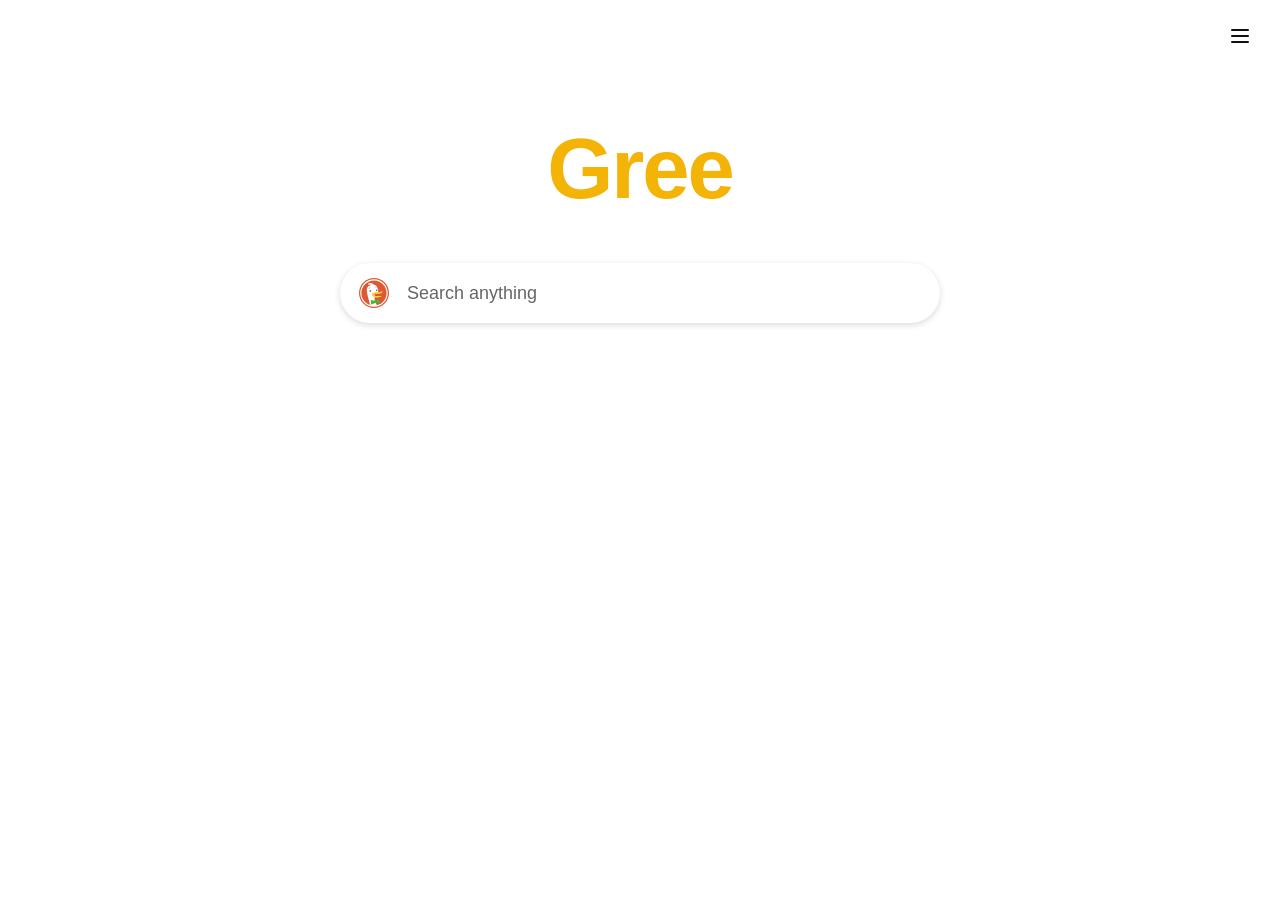
<file: index.html>
<!DOCTYPE html>
<html lang="en">

<head>
    <meta charset="UTF-8">
    <meta name="viewport" content="width=device-width, initial-scale=1.0">

    <link rel="icon" href="logo.svg" type="image/svg+xml">
    <link rel="icon" href="logo-192.png" type="image/png">

    <link rel="manifest" href="manifest.json">
    <meta name="theme-color" content="#f3b407">
    <link rel="apple-touch-icon" href="logo-192.png">

    <title>Gree</title>

    <meta name="color-scheme" content="light dark">

    <script src="theme.js"></script>

    <link rel="stylesheet" href="style.css">
</head>

<body>
    <div class="top-menu">
        <button class="menu-btn" id="menuBtn" type="button" aria-label="Menu" aria-haspopup="true"
            aria-expanded="false" aria-controls="menu">
            <svg width="24" height="24" viewBox="0 0 24 24" fill="none" stroke="currentColor" stroke-width="2"
                stroke-linecap="round" stroke-linejoin="round">
                <line x1="4" y1="12" x2="20" y2="12"></line>
                <line x1="4" y1="6" x2="20" y2="6"></line>
                <line x1="4" y1="18" x2="20" y2="18"></line>
            </svg>
        </button>

        <div class="menu" id="menu">
            <a href="settings.html" class="menu-item">
                <svg width="16" height="16" viewBox="0 0 24 24" fill="none" stroke="currentColor" stroke-width="2" aria-hidden="true"
                    stroke-linecap="round" stroke-linejoin="round">
                    <circle cx="12" cy="12" r="3"></circle>
                    <path
                        d="M19.4 15a1.65 1.65 0 0 0 .33 1.82l.06.06a2 2 0 1 1-2.83 2.83l-.06-.06a1.65 1.65 0 0 0-1.82-.33 1.65 1.65 0 0 0-1 1.51V21a2 2 0 0 1-4 0v-.09A1.65 1.65 0 0 0 9 19.4a1.65 1.65 0 0 0-1.82.33l-.06.06a2 2 0 1 1-2.83-2.83l.06-.06a1.65 1.65 0 0 0 .33-1.82 1.65 1.65 0 0 0-1.51-1H3a2 2 0 0 1 0-4h.09A1.65 1.65 0 0 0 4.6 9a1.65 1.65 0 0 0-.33-1.82l-.06-.06a2 2 0 1 1 2.83-2.83l.06.06a1.65 1.65 0 0 0 1.82.33H9a1.65 1.65 0 0 0 1-1.51V3a2 2 0 0 1 4 0v.09a1.65 1.65 0 0 0 1 1.51 1.65 1.65 0 0 0 1.82-.33l.06-.06a2 2 0 1 1 2.83 2.83l-.06.06a1.65 1.65 0 0 0-.33 1.82V9a1.65 1.65 0 0 0 1.51 1H21a2 2 0 0 1 0 4h-.09a1.65 1.65 0 0 0-1.51 1z">
                    </path>
                </svg>
                Settings
            </a>
            <a href="history.html" class="menu-item">
                <svg width="16" height="16" viewBox="0 0 24 24" fill="none" stroke="currentColor" stroke-width="2" aria-hidden="true"
                    stroke-linecap="round" stroke-linejoin="round">
                    <circle cx="12" cy="12" r="10"></circle>
                    <polyline points="12 6 12 12 16 14"></polyline>
                </svg>
                History
            </a>
            <a href="about.html" class="menu-item">
                <svg width="16" height="16" viewBox="0 0 24 24" fill="none" stroke="currentColor" stroke-width="2" aria-hidden="true"
                    stroke-linecap="round" stroke-linejoin="round">
                    <circle cx="12" cy="12" r="10"></circle>
                    <line x1="12" y1="16" x2="12" y2="12"></line>
                    <line x1="12" y1="8" x2="12.01" y2="8"></line>
                </svg>
                About
            </a>
        </div>
    </div>

    <h1 class="title">Gree</h1>

    <div class="search-container">
        <div class="search-box">
            <button class="engine-btn" id="engineBtn" type="button" aria-haspopup="dialog"
                aria-label="Search engine: DuckDuckGo. Change" title="Search engine: DuckDuckGo">
                <img id="engineIcon" src="se-logos/duckduckgo.svg" alt="" width="30" height="30">
            </button>
            <input id="searchInput" type="text" placeholder="Search anything" aria-label="Search" enterkeyhint="search"
                autocomplete="off" autocorrect="off" autocapitalize="off" spellcheck="false" data-lpignore="true"
                data-1p-ignore="true">

            <button id="clearBtn" type="button" aria-label="Clear search">
                <svg width="20" height="20" viewBox="0 0 24 24" fill="none" stroke="currentColor" stroke-width="2"
                    stroke-linecap="round" stroke-linejoin="round">
                    <line x1="18" y1="6" x2="6" y2="18"></line>
                    <line x1="6" y1="6" x2="18" y2="18"></line>
                </svg>
            </button>
        </div>

        <div id="historyDropdown" class="history-dropdown" role="menu" aria-label="Search history"></div>
    </div>

    <dialog id="engineModal" class="engine-modal" aria-label="Search engine">
        <div class="engine-list" id="engineList" role="radiogroup" aria-label="Search engines"></div>
    </dialog>

    <script src="engines.js"></script>
    <script src="utils.js"></script>
    <script src="script.js"></script>
</body>

</html>
</file>
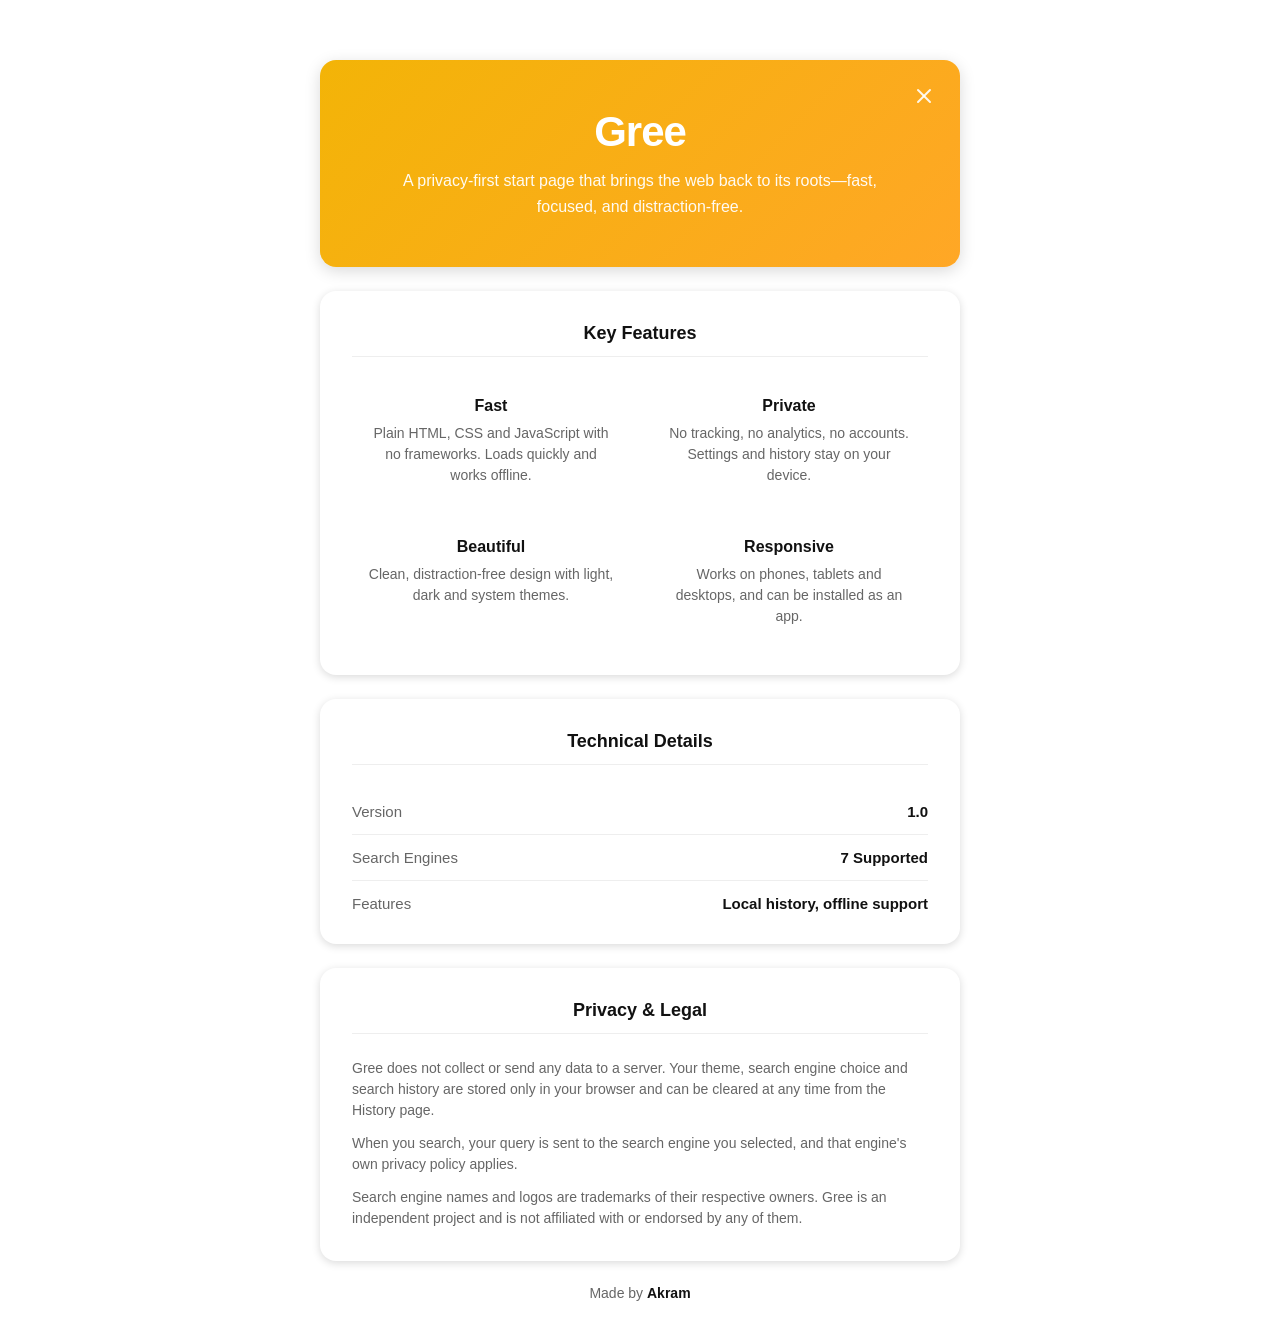
<file: about.html>
<!DOCTYPE html>
<html lang="en">

<head>
    <meta charset="UTF-8">
    <meta name="viewport" content="width=device-width, initial-scale=1.0">

    <link rel="icon" href="logo.svg" type="image/svg+xml">
    <link rel="icon" href="logo-192.png" type="image/png">

    <link rel="manifest" href="manifest.json">
    <meta name="theme-color" content="#f3b407">
    <link rel="apple-touch-icon" href="logo-192.png">

    <title>About - Gree</title>

    <meta name="color-scheme" content="light dark">

    <script src="theme.js"></script>

    <link rel="stylesheet" href="pages.css">

    <style>
        .content-card {
            padding: 32px;
        }

        .section-title {
            font-size: 18px;
            font-weight: 600;
            color: var(--text-color);
            margin: 0 0 24px 0;
            text-align: center;
            border-bottom: 1px solid var(--border-color);
            padding-bottom: 12px;
        }

        .features-grid {
            display: grid;
            grid-template-columns: repeat(2, 1fr);
            gap: 20px;
        }

        .feature-item {
            text-align: center;
            padding: 16px;
            border-radius: 12px;
            transition: background 0.2s ease;
        }

        .feature-item:hover {
            background: var(--hover-bg);
        }

        .feature-title {
            font-size: 16px;
            font-weight: 600;
            color: var(--text-color);
            margin: 0 0 8px 0;
        }

        .feature-description {
            font-size: 14px;
            color: var(--text-muted);
            margin: 0;
            line-height: 1.5;
        }

        .details-list {
            display: flex;
            flex-direction: column;
        }

        .detail-row {
            display: flex;
            justify-content: space-between;
            align-items: center;
            padding: 14px 0;
            border-bottom: 1px solid var(--border-color);
        }

        .detail-row:last-child {
            border-bottom: none;
            padding-bottom: 0;
        }

        .detail-label {
            font-size: 15px;
            color: var(--text-muted);
            font-weight: 500;
        }

        .detail-value {
            font-size: 15px;
            font-weight: 600;
            color: var(--text-color);
        }

        .footer-section {
            text-align: center;
            font-size: 14px;
            color: var(--text-muted);
            margin-top: 10px;
            padding-bottom: 20px;
        }

        .footer-author {
            font-weight: 600;
            color: var(--text-color);
        }

        @media (max-width: 600px) {
            .content-card {
                padding: 24px;
            }

            .features-grid {
                grid-template-columns: 1fr;
                gap: 12px;
            }

            .feature-item {
                padding: 12px 0;
            }
        }
    </style>
</head>

<body>
    <main class="container">
        <header class="hero-card">
            <div class="close-btn-wrapper">
                <a href="index.html" class="close-btn" aria-label="Close">
                    <svg width="24" height="24" viewBox="0 0 24 24" fill="none" stroke="currentColor" stroke-width="2"
                        stroke-linecap="round" stroke-linejoin="round">
                        <line x1="18" y1="6" x2="6" y2="18"></line>
                        <line x1="6" y1="6" x2="18" y2="18"></line>
                    </svg>
                </a>
            </div>
            <div class="hero-content">
                <h1 class="hero-title">Gree</h1>
                <p class="hero-subtitle">
                    A privacy-first start page that brings the web back to its roots—fast, focused, and
                    distraction-free.
                </p>
            </div>
        </header>

        <section class="content-card">
            <h2 class="section-title">Key Features</h2>
            <div class="features-grid">
                <div class="feature-item">
                    <h3 class="feature-title">Fast</h3>
                    <p class="feature-description">Plain HTML, CSS and JavaScript with no frameworks. Loads quickly and works offline.</p>
                </div>
                <div class="feature-item">
                    <h3 class="feature-title">Private</h3>
                    <p class="feature-description">No tracking, no analytics, no accounts. Settings and history stay on your device.</p>
                </div>
                <div class="feature-item">
                    <h3 class="feature-title">Beautiful</h3>
                    <p class="feature-description">Clean, distraction-free design with light, dark and system themes.</p>
                </div>
                <div class="feature-item">
                    <h3 class="feature-title">Responsive</h3>
                    <p class="feature-description">Works on phones, tablets and desktops, and can be installed as an app.</p>
                </div>
            </div>
        </section>

        <section class="content-card">
            <h2 class="section-title">Technical Details</h2>
            <div class="details-list">
                <div class="detail-row">
                    <span class="detail-label">Version</span>
                    <span class="detail-value">1.0</span>
                </div>
                <div class="detail-row">
                    <span class="detail-label">Search Engines</span>
                    <span class="detail-value" id="engineCount">7 Supported</span>
                </div>
                <div class="detail-row">
                    <span class="detail-label">Features</span>
                    <span class="detail-value">Local history, offline support</span>
                </div>
            </div>
        </section>

        <section class="content-card">
            <h2 class="section-title">Privacy &amp; Legal</h2>
            <p class="feature-description" style="text-align:left;margin-bottom:12px;">
                Gree does not collect or send any data to a server. Your theme, search engine choice and search
                history are stored only in your browser and can be cleared at any time from the History page.
            </p>
            <p class="feature-description" style="text-align:left;margin-bottom:12px;">
                When you search, your query is sent to the search engine you selected, and that engine's own privacy
                policy applies.
            </p>
            <p class="feature-description" style="text-align:left;margin:0;">
                Search engine names and logos are trademarks of their respective owners. Gree is an independent
                project and is not affiliated with or endorsed by any of them.
            </p>
        </section>

        <footer class="footer-section">
            Made by <span class="footer-author">Akram</span>
        </footer>
    </main>

    <script src="engines.js"></script>
    <script>
        document.getElementById('engineCount').textContent = `${ENGINES.length} Supported`;
    </script>
</body>

</html>
</file>
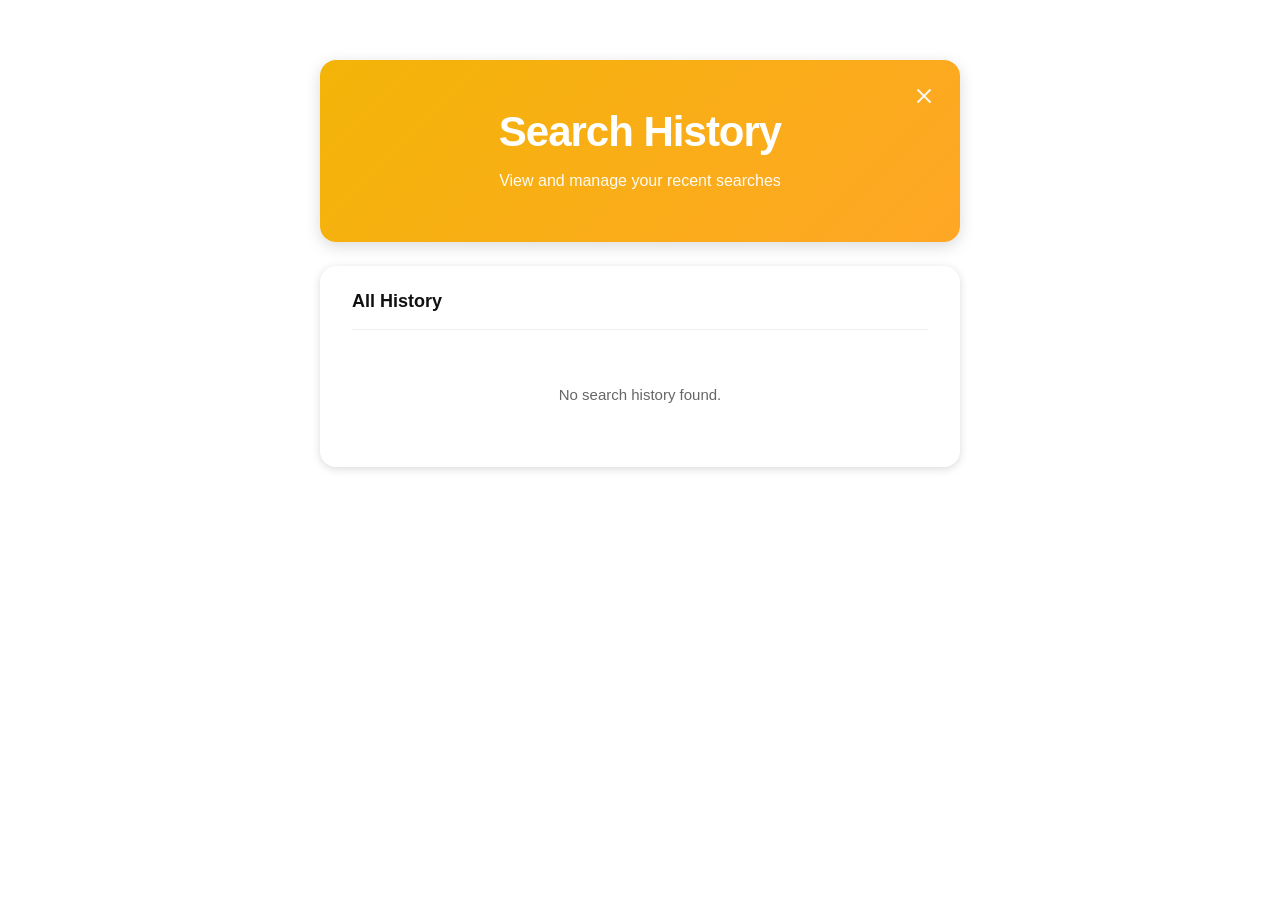
<file: history.html>
<!DOCTYPE html>
<html lang="en">

<head>
    <meta charset="UTF-8">
    <meta name="viewport" content="width=device-width, initial-scale=1.0">

    <link rel="icon" href="logo.svg" type="image/svg+xml">
    <link rel="icon" href="logo-192.png" type="image/png">

    <link rel="manifest" href="manifest.json">
    <meta name="theme-color" content="#f3b407">
    <link rel="apple-touch-icon" href="logo-192.png">

    <title>History - Gree</title>

    <meta name="color-scheme" content="light dark">

    <script src="theme.js"></script>
    <link rel="stylesheet" href="pages.css">

    <style>
        .header-actions {
            display: flex;
            flex-wrap: wrap;
            justify-content: space-between;
            align-items: center;
            margin-bottom: 16px;
            border-bottom: 1px solid var(--border-color);
            padding-bottom: 16px;
            gap: 12px;
            position: relative;
            min-height: 40px;
        }

        .section-title {
            font-size: 18px;
            font-weight: 600;
            color: var(--text-color);
            margin: 0;
            flex-shrink: 0;
            max-width: 200px;
            transition: transform 0.3s cubic-bezier(0.4, 0, 0.2, 1),
                opacity 0.3s cubic-bezier(0.4, 0, 0.2, 1),
                max-width 0.3s cubic-bezier(0.4, 0, 0.2, 1),
                margin 0.3s cubic-bezier(0.4, 0, 0.2, 1),
                padding 0.3s cubic-bezier(0.4, 0, 0.2, 1);
        }

        .clear-all-text-btn {
            background: rgba(255, 71, 87, 0.1);
            color: var(--danger-color);
            border: none;
            padding: 8px 16px;
            border-radius: 8px;
            font-size: 14px;
            font-weight: 600;
            cursor: pointer;
            min-height: 40px;
            flex-shrink: 0;
            width: 110px;
            transition: background 0.2s ease,
                transform 0.3s cubic-bezier(0.4, 0, 0.2, 1),
                opacity 0.3s cubic-bezier(0.4, 0, 0.2, 1);
        }

        .clear-all-text-btn:hover {
            background: rgba(255, 71, 87, 0.2);
        }

        .hide-element {
            opacity: 0 !important;
            transform: scale(0.6) !important;
            pointer-events: none;
        }

        .history-search-box {
            display: flex;
            align-items: center;
            background: rgba(150, 150, 150, 0.1);
            border-radius: 20px;
            height: 40px;
            position: absolute;
            top: 0;
            right: 122px;
            width: 40px;
            z-index: 10;
            transition: width 0.3s cubic-bezier(0.4, 0, 0.2, 1),
                right 0.3s cubic-bezier(0.4, 0, 0.2, 1),
                background 0.3s ease,
                box-shadow 0.3s;
            overflow: hidden;
            cursor: pointer;
        }

        .history-search-box.expanded {
            right: 0 !important;
            width: 100% !important;
            box-shadow: inset 0 0 0 1px var(--border-color);
            background: transparent;
            cursor: text;
        }

        .history-search-box:not(.expanded):hover {
            background: rgba(150, 150, 150, 0.18);
        }

        .search-icon {
            width: 18px;
            height: 18px;
            color: var(--text-muted);
            position: absolute;
            left: 11px;
            transition: color 0.3s;
            pointer-events: none;
            flex-shrink: 0;
        }

        .history-search-box.expanded .search-icon {
            color: var(--text-color);
        }

        #historySearchInput {
            border: none;
            background: transparent;
            color: var(--text-color);
            font-size: 15px;
            font-family: inherit;
            width: 100%;
            height: 100%;
            padding-left: 38px;
            padding-right: 32px;
            outline: none;
            opacity: 0;
            pointer-events: none;
            transition: opacity 0.2s ease;
        }

        .history-search-box.expanded #historySearchInput {
            opacity: 1;
            pointer-events: auto;
            transition: opacity 0.3s ease 0.1s;
        }

        #historySearchInput::placeholder {
            color: var(--text-muted);
            opacity: 0.7;
        }

        .clear-search-btn {
            position: absolute;
            right: 4px;
            background: transparent;
            border: none;
            color: var(--text-muted);
            width: 32px;
            height: 32px;
            border-radius: 50%;
            display: flex;
            align-items: center;
            justify-content: center;
            cursor: pointer;
            opacity: 0;
            pointer-events: none;
            transform: scale(0.8);
            transition: opacity 0.2s, transform 0.2s, background 0.2s;
        }

        .clear-search-btn svg {
            width: 16px;
            height: 16px;
        }

        .clear-search-btn.show {
            opacity: 1;
            pointer-events: auto;
            transform: scale(1);
        }

        .clear-search-btn:hover {
            background: rgba(150, 150, 150, 0.2);
            color: var(--text-color);
        }

        .history-list {
            display: flex;
            flex-direction: column;
        }

        .history-group + .history-group {
            margin-top: 16px;
        }

        .history-date-header {
            display: flex;
            justify-content: center;
            align-items: center;
            padding: 10px 16px;
            background: rgba(150, 150, 150, 0.08);
            border-radius: 8px;
            margin: 4px 0 8px 0;
        }

        .date-label {
            font-size: 14px;
            font-weight: 600;
            color: var(--text-color);
            text-transform: uppercase;
            letter-spacing: 0.5px;
        }

        .history-list-item {
            display: flex;
            align-items: center;
            padding: 12px 16px;
            margin: 0;
            border-radius: 12px;
            position: relative;
            transition: background 0.15s ease;
            cursor: pointer;
        }

        .history-list-item:hover {
            background: var(--hover-bg);
        }

        .history-time {
            font-variant-numeric: tabular-nums;
            font-weight: 500;
        }

        .history-icon-wrapper {
            width: 36px;
            height: 36px;
            background: rgba(150, 150, 150, 0.1);
            border-radius: 50%;
            display: flex;
            align-items: center;
            justify-content: center;
            color: var(--text-muted);
            flex-shrink: 0;
        }

        .history-content {
            flex: 1;
            display: flex;
            align-items: center;
            gap: 16px;
            min-width: 0;
        }

        .history-text-group {
            flex: 1;
            overflow: hidden;
            display: flex;
            flex-direction: column;
            min-width: 0;
        }

        .history-query {
            font-size: 15px;
            color: var(--text-color);
            font-weight: 500;
            margin-bottom: 4px;
            white-space: nowrap;
            overflow: hidden;
            text-overflow: ellipsis;
        }

        .history-subtext {
            font-size: 12px;
            color: var(--text-muted);
            margin-top: 2px;
            white-space: nowrap;
            overflow: hidden;
            text-overflow: ellipsis;
        }

        .history-separator {
            margin: 0 4px;
            opacity: 0.5;
        }

        .history-delete-btn {
            background: transparent;
            border: none;
            color: var(--text-muted);
            cursor: pointer;
            transition: color 0.15s ease, background 0.15s;
            padding: 0;
            display: flex;
            align-items: center;
            justify-content: center;
            width: 32px;
            height: 32px;
            border-radius: 50%;
            margin-left: 12px;
            flex-shrink: 0;
        }

        .history-delete-btn:hover {
            color: var(--danger-color);
            background: rgba(255, 71, 87, 0.1);
        }

        .history-delete-btn:active {
            background: rgba(255, 71, 87, 0.2);
        }

        html.dark-mode .history-delete-btn:hover {
            background: rgba(255, 71, 87, 0.15);
        }

        .no-results-msg {
            text-align: center;
            padding: 40px 20px;
            margin: 0;
            color: var(--text-muted);
            font-size: 15px;
        }

        dialog.modal-card {
            background: var(--card-bg);
            color: var(--text-color);
            border: none;
            border-radius: 16px;
            width: calc(100% - 40px);
            max-width: 340px;
            padding: 0;
            box-shadow: 0 10px 40px var(--shadow-color);
        }

        dialog.modal-card::backdrop {
            background: rgba(0, 0, 0, 0.5);
        }

        .modal-content {
            padding: 30px 24px 24px;
            text-align: center;
        }

        .modal-title {
            font-size: 20px;
            font-weight: 600;
            color: var(--text-color);
            margin: 0 0 10px 0;
        }

        .modal-text {
            font-size: 15px;
            color: var(--text-muted);
            margin: 0 0 24px 0;
            line-height: 1.5;
        }

        .modal-actions {
            display: flex;
            justify-content: center;
            gap: 12px;
        }

        .modal-btn {
            padding: 10px 24px;
            border-radius: 8px;
            font-size: 15px;
            font-weight: 600;
            cursor: pointer;
            border: none;
            transition: background 0.15s, box-shadow 0.15s;
            flex: 1;
        }

        .modal-btn-cancel {
            background: rgba(150, 150, 150, 0.1);
            color: var(--text-color);
        }

        .modal-btn-cancel:hover {
            background: rgba(150, 150, 150, 0.2);
        }

        .modal-btn-delete {
            background: rgba(255, 71, 87, 0.1);
            color: var(--danger-color);
        }

        .modal-btn-delete:hover {
            background: rgba(255, 71, 87, 0.2);
        }
    </style>
</head>

<body>
    <main class="container">
        <header class="hero-card">
            <div class="close-btn-wrapper">
                <a href="index.html" class="close-btn" aria-label="Close">
                    <svg width="24" height="24" viewBox="0 0 24 24" fill="none" stroke="currentColor" stroke-width="2"
                        stroke-linecap="round" stroke-linejoin="round">
                        <line x1="18" y1="6" x2="6" y2="18"></line>
                        <line x1="6" y1="6" x2="18" y2="18"></line>
                    </svg>
                </a>
            </div>
            <div class="hero-content">
                <h1 class="hero-title">Search History</h1>
                <p class="hero-subtitle">View and manage your recent searches</p>
            </div>
        </header>

        <section class="content-card">
            <div class="header-actions">
                <h2 class="section-title">All History</h2>
                <div class="history-search-box" id="historySearchBox" tabindex="0" aria-label="Search history">
                    <svg class="search-icon" viewBox="0 0 24 24" fill="none" stroke="currentColor" stroke-width="2"
                        stroke-linecap="round" stroke-linejoin="round" aria-hidden="true">
                        <circle cx="11" cy="11" r="8"></circle>
                        <line x1="21" y1="21" x2="16.65" y2="16.65"></line>
                    </svg>
                    <input type="text" id="historySearchInput" placeholder="Search..." aria-label="Search history"
                        autocomplete="off">
                    <button type="button" class="clear-search-btn" id="clearSearchBtn" aria-label="Clear search">
                        <svg viewBox="0 0 24 24" fill="none" stroke="currentColor" stroke-width="2"
                            stroke-linecap="round" stroke-linejoin="round">
                            <line x1="18" y1="6" x2="6" y2="18"></line>
                            <line x1="6" y1="6" x2="18" y2="18"></line>
                        </svg>
                    </button>
                </div>
                <button type="button" id="clearAllHistoryBtn" class="clear-all-text-btn">Delete All</button>
            </div>

            <div id="historyList" class="history-list"></div>
            <p id="emptyHistoryMsg" class="no-results-msg" hidden>No search history found.</p>
            <p id="noResultsMsg" class="no-results-msg" hidden></p>
        </section>
    </main>

    <dialog id="confirmModal" class="modal-card" aria-labelledby="confirmModalTitle">
        <div class="modal-content">
            <h3 class="modal-title" id="confirmModalTitle">Clear History</h3>
            <p class="modal-text">Are you sure you want to clear your entire search history?</p>
            <div class="modal-actions">
                <button type="button" id="confirmModalCancel" class="modal-btn modal-btn-cancel">Cancel</button>
                <button type="button" id="confirmModalDelete" class="modal-btn modal-btn-delete">Delete All</button>
            </div>
        </div>
    </dialog>

    <script src="engines.js"></script>
    <script src="utils.js"></script>
    <script>
        const ICONS = {
            link: '<svg width="18" height="18" viewBox="0 0 24 24" fill="none" stroke="currentColor" stroke-width="2" stroke-linecap="round" stroke-linejoin="round"><path d="M10 13a5 5 0 0 0 7.54.54l3-3a5 5 0 0 0-7.07-7.07l-1.72 1.71"></path><path d="M14 11a5 5 0 0 0-7.54-.54l-3 3a5 5 0 0 0 7.07 7.07l1.71-1.71"></path></svg>',
            search: '<svg width="18" height="18" viewBox="0 0 24 24" fill="none" stroke="currentColor" stroke-width="2" stroke-linecap="round" stroke-linejoin="round"><circle cx="11" cy="11" r="8"></circle><line x1="21" y1="21" x2="16.65" y2="16.65"></line></svg>',
            close: '<svg width="18" height="18" viewBox="0 0 24 24" fill="none" stroke="currentColor" stroke-width="2" stroke-linecap="round" stroke-linejoin="round"><line x1="18" y1="6" x2="6" y2="18"></line><line x1="6" y1="6" x2="18" y2="18"></line></svg>'
        };

        const historyList = document.getElementById('historyList');
        const emptyHistoryMsg = document.getElementById('emptyHistoryMsg');
        const noResultsMsg = document.getElementById('noResultsMsg');
        const clearAllBtn = document.getElementById('clearAllHistoryBtn');
        const searchBox = document.getElementById('historySearchBox');
        const searchInput = document.getElementById('historySearchInput');
        const clearSearchBtn = document.getElementById('clearSearchBtn');
        const sectionTitle = document.querySelector('.section-title');
        const confirmModal = document.getElementById('confirmModal');
        const confirmModalCancel = document.getElementById('confirmModalCancel');
        const confirmModalDelete = document.getElementById('confirmModalDelete');

        const fullDateFormatter = new Intl.DateTimeFormat(undefined, {
            weekday: 'long',
            day: 'numeric',
            month: 'long',
            year: 'numeric'
        });

        const timeFormatter = new Intl.DateTimeFormat(undefined, {
            hour: 'numeric',
            minute: '2-digit',
            hour12: true
        });

        function setSearchExpanded(expanded) {
            searchBox.classList.toggle('expanded', expanded);
            searchBox.tabIndex = expanded ? -1 : 0;
            sectionTitle.classList.toggle('hide-element', expanded);
            clearAllBtn.classList.toggle('hide-element', expanded);
            if (!expanded) clearSearchBtn.classList.remove('show');
        }

        function resetSearch() {
            searchInput.value = '';
            setSearchExpanded(false);
        }

        function getDateLabel(timestamp, todayKey, yesterdayKey) {
            const date = new Date(timestamp);
            if (!timestamp || Number.isNaN(date.getTime())) return 'Older Searches';

            const fullDate = fullDateFormatter.format(date);
            const dayKey = date.toDateString();

            if (dayKey === todayKey) return `Today - ${fullDate}`;
            if (dayKey === yesterdayKey) return `Yesterday - ${fullDate}`;
            return fullDate;
        }

        function getTimeLabel(timestamp) {
            const date = new Date(timestamp);
            if (!timestamp || Number.isNaN(date.getTime())) return '--:--';
            return timeFormatter.format(date);
        }

        function groupHistoryByDate(history) {
            const today = new Date();
            const yesterday = new Date(today);
            yesterday.setDate(yesterday.getDate() - 1);

            const groups = new Map();
            history.forEach((item) => {
                const label = getDateLabel(item.time, today.toDateString(), yesterday.toDateString());
                if (!groups.has(label)) groups.set(label, []);
                groups.get(label).push(item);
            });
            return groups;
        }

        function buildEntryHTML(item) {
            const engine = getEngineById(item.engine);
            const isUrl = isLikelyUrl(item.query);
            const url = buildUrl(item.query, engine) || '#';
            const subtext = isUrl ? url : `${engine.name} Search`;
            const timeLabel = getTimeLabel(item.time);

            return `
                <div class="history-list-item" role="link" tabindex="0" data-url="${escapeHTML(url)}" data-query="${escapeHTML(item.query)}">
                    <div class="history-content">
                        <div class="history-icon-wrapper">${isUrl ? ICONS.link : ICONS.search}</div>
                        <div class="history-text-group">
                            <div class="history-query" title="${escapeHTML(item.query)}">${escapeHTML(item.query)}</div>
                            <div class="history-subtext" title="${escapeHTML(timeLabel)} • ${escapeHTML(subtext)}">
                                <span class="history-time">${escapeHTML(timeLabel)}</span>
                                <span class="history-separator">•</span>
                                <span>${escapeHTML(subtext)}</span>
                            </div>
                        </div>
                    </div>
                    <button type="button" class="history-delete-btn" data-id="${escapeHTML(item.id)}" aria-label="Delete item" title="Remove from history">${ICONS.close}</button>
                </div>`;
        }

        function filterHistory(searchQuery) {
            const needle = searchQuery.trim().toLowerCase();
            let hasVisibleItems = false;

            historyList.querySelectorAll('.history-group').forEach((group) => {
                let groupHasVisibleItem = false;

                group.querySelectorAll('.history-list-item').forEach((row) => {
                    const matches = !needle
                        || row.dataset.query.toLowerCase().includes(needle)
                        || row.dataset.url.toLowerCase().includes(needle);
                    row.hidden = !matches;
                    if (matches) groupHasVisibleItem = true;
                });

                group.hidden = !groupHasVisibleItem;
                if (groupHasVisibleItem) hasVisibleItems = true;
            });

            const showNoResults = Boolean(needle) && !hasVisibleItems && historyList.children.length > 0;
            noResultsMsg.hidden = !showNoResults;
            if (showNoResults) {
                noResultsMsg.innerHTML = `No results found for "<b>${escapeHTML(needle)}</b>"`;
            }
        }

        function renderHistoryView() {
            const history = getSearchHistory();
            const hasHistory = history.length > 0;

            emptyHistoryMsg.hidden = hasHistory;
            clearAllBtn.hidden = !hasHistory;
            searchBox.hidden = !hasHistory;

            if (!hasHistory) {
                historyList.innerHTML = '';
                noResultsMsg.hidden = true;
                resetSearch();
                return;
            }

            historyList.innerHTML = Array.from(groupHistoryByDate(history), ([label, items]) => `
                <div class="history-group">
                    <div class="history-date-header"><span class="date-label">${escapeHTML(label)}</span></div>
                    ${items.map(buildEntryHTML).join('')}
                </div>`).join('');

            filterHistory(searchInput.value);
        }

        function openEntry(row, inNewTab) {
            const url = row.dataset.url;
            if (!url || url === '#') return;

            if (inNewTab) {
                window.open(url, '_blank', 'noopener');
            } else {
                window.location.href = url;
            }
        }

        searchBox.addEventListener('click', () => {
            if (searchBox.classList.contains('expanded')) return;
            setSearchExpanded(true);
            searchInput.focus();
        });

        searchBox.addEventListener('keydown', (event) => {
            if (event.target !== searchBox) return;
            if (event.key !== 'Enter' && event.key !== ' ') return;
            event.preventDefault();
            setSearchExpanded(true);
            searchInput.focus();
        });

        document.addEventListener('click', (event) => {
            if (searchBox.contains(event.target)) return;
            if (searchInput.value.trim() !== '') return;
            setSearchExpanded(false);
        });

        searchInput.addEventListener('input', () => {
            clearSearchBtn.classList.toggle('show', searchInput.value.trim().length > 0);
            filterHistory(searchInput.value);
        });

        clearSearchBtn.addEventListener('click', (event) => {
            event.stopPropagation();
            searchInput.value = '';
            clearSearchBtn.classList.remove('show');
            filterHistory('');
            searchInput.focus();
        });

        historyList.addEventListener('click', (event) => {
            const deleteBtn = event.target.closest('.history-delete-btn');
            if (deleteBtn) {
                event.stopPropagation();
                removeHistoryEntry(deleteBtn.dataset.id);
                renderHistoryView();
                return;
            }

            const row = event.target.closest('.history-list-item');
            if (row) openEntry(row, event.ctrlKey || event.metaKey || event.shiftKey);
        });

        historyList.addEventListener('keydown', (event) => {
            if (event.key !== 'Enter' || !event.target.classList.contains('history-list-item')) return;
            openEntry(event.target, event.ctrlKey || event.metaKey || event.shiftKey);
        });

        clearAllBtn.addEventListener('click', () => confirmModal.showModal());
        confirmModalCancel.addEventListener('click', () => confirmModal.close());

        confirmModalDelete.addEventListener('click', () => {
            clearSearchHistory();
            renderHistoryView();
            confirmModal.close();
        });

        confirmModal.addEventListener('click', (event) => {
            if (event.target === confirmModal) confirmModal.close();
        });

        window.addEventListener('storage', (event) => {
            if (event.key === null || event.key === HISTORY_STORAGE_KEY) renderHistoryView();
        });

        renderHistoryView();
    </script>
</body>

</html>
</file>
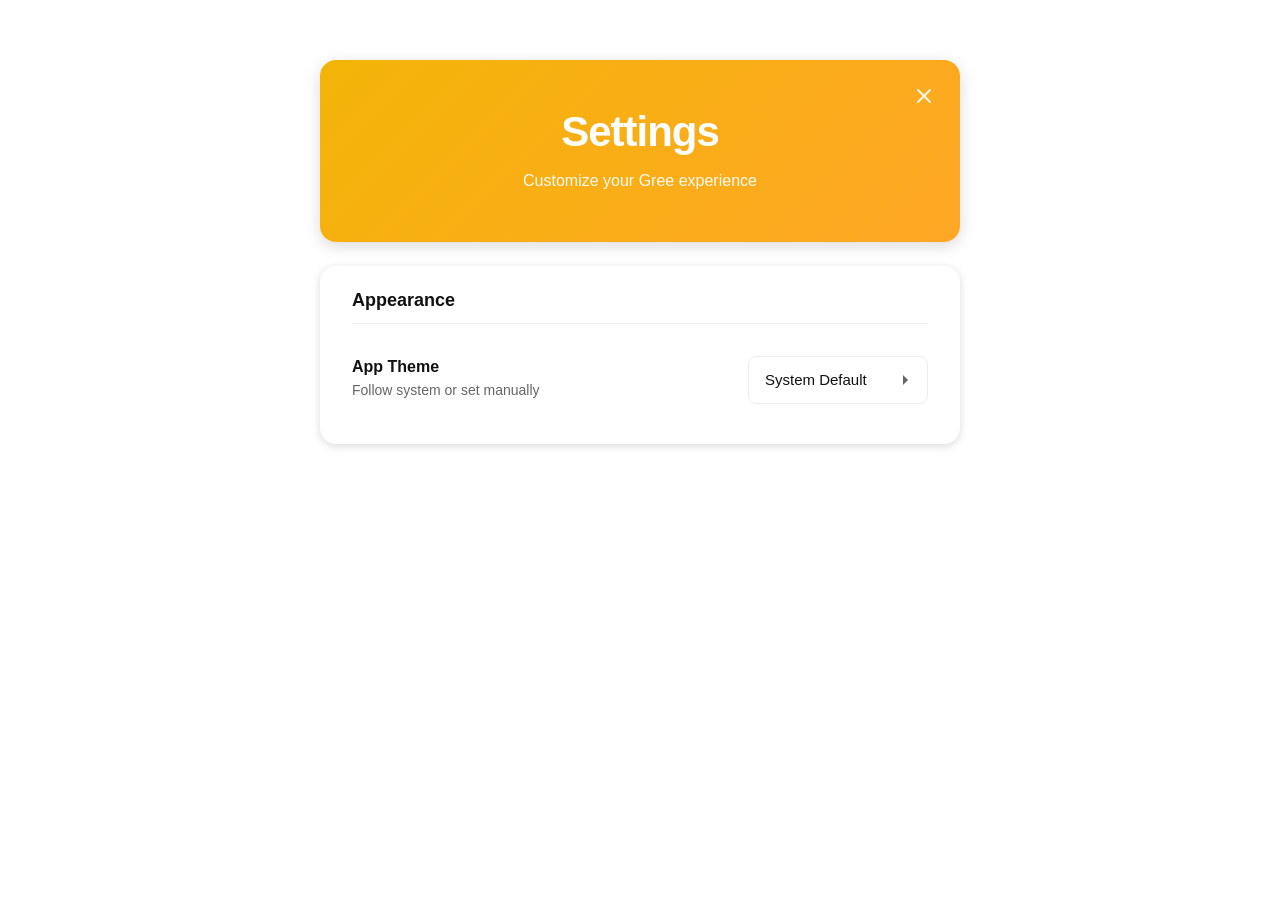
<file: settings.html>
<!DOCTYPE html>
<html lang="en">

<head>
    <meta charset="UTF-8">
    <meta name="viewport" content="width=device-width, initial-scale=1.0">

    <link rel="icon" href="logo.svg" type="image/svg+xml">
    <link rel="icon" href="logo-192.png" type="image/png">

    <link rel="manifest" href="manifest.json">
    <meta name="theme-color" content="#f3b407">
    <link rel="apple-touch-icon" href="logo-192.png">

    <title>Settings - Gree</title>

    <meta name="color-scheme" content="light dark">

    <script src="theme.js"></script>

    <link rel="stylesheet" href="pages.css">

    <style>
        .section-title {
            font-size: 18px;
            font-weight: 600;
            color: var(--text-color);
            margin: 0 0 16px 0;
            border-bottom: 1px solid var(--border-color);
            padding-bottom: 12px;
        }

        .settings-list {
            list-style: none;
            padding: 0;
            margin: 0;
        }

        .setting-item {
            display: flex;
            justify-content: space-between;
            align-items: center;
            padding: 16px 0;
            border-bottom: 1px solid var(--border-color);
        }

        .setting-item:last-child {
            border-bottom: none;
        }

        .setting-info {
            flex: 1;
            padding-right: 16px;
        }

        .setting-label {
            font-size: 16px;
            font-weight: 600;
            color: var(--text-color);
            margin: 0 0 4px 0;
        }

        .setting-description {
            font-size: 14px;
            color: var(--text-muted);
            margin: 0;
            line-height: 1.5;
        }

        .custom-dropdown {
            position: static;
            min-width: 180px;
            width: 100%;
        }

        .dropdown-header {
            padding: 12px 16px;
            font-size: 15px;
            font-family: inherit;
            border: 1px solid var(--border-color);
            border-radius: 8px;
            background-color: var(--bg-color);
            color: var(--text-color);
            cursor: pointer;
            display: flex;
            justify-content: space-between;
            align-items: center;
            transition: border-color 0.2s, background 0.2s;
            user-select: none;
            width: 100%;
            text-align: left;
            min-height: 48px;
        }

        .dropdown-header:hover,
        .custom-dropdown.open .dropdown-header {
            border-color: var(--accent-color);
        }

        .dropdown-arrow {
            width: 12px;
            height: 12px;
            fill: #666;
            transform: rotate(-90deg);
        }

        html.dark-mode .dropdown-arrow {
            fill: #888;
        }

        .custom-dropdown::before {
            content: "";
            position: fixed;
            inset: 0;
            background: rgba(0, 0, 0, 0.5);
            z-index: 9999;
            opacity: 0;
            visibility: hidden;
            transition: opacity 0.2s ease, visibility 0s 0.2s;
        }

        .custom-dropdown.open::before {
            opacity: 1;
            visibility: visible;
            transition: opacity 0.2s ease, visibility 0s 0s;
        }

        .dropdown-options {
            position: fixed;
            top: 50%;
            left: 50%;
            transform: translate(-50%, -50%) scale(0.95);
            width: 90%;
            max-width: 320px;
            background: var(--card-bg);
            border: 1px solid var(--border-color);
            border-radius: 16px;
            box-shadow: 0 10px 40px var(--shadow-color);
            z-index: 10000;
            opacity: 0;
            visibility: hidden;
            pointer-events: none;
            transition: opacity 0.15s ease-out, transform 0.15s ease-out, visibility 0s 0.15s;
            overflow: hidden;
            padding: 0;
        }

        .custom-dropdown.open .dropdown-options {
            opacity: 1;
            visibility: visible;
            pointer-events: auto;
            transform: translate(-50%, -50%) scale(1);
            transition: opacity 0.15s ease-out, transform 0.15s ease-out, visibility 0s 0s;
        }

        .dropdown-option {
            padding: 14px 20px;
            font-size: 16px;
            color: var(--text-color);
            cursor: pointer;
            transition: background 0.2s ease;
            user-select: none;
            display: flex;
            align-items: center;
            justify-content: space-between;
        }

        .dropdown-option.selected {
            font-weight: 600;
        }

        .dropdown-option.selected::after {
            content: "";
            width: 18px;
            height: 18px;
            background-color: currentColor;
            -webkit-mask: url("data:image/svg+xml,%3Csvg xmlns='http://www.w3.org/2000/svg' viewBox='0 0 24 24' fill='none' stroke='black' stroke-width='3' stroke-linecap='round' stroke-linejoin='round'%3E%3Cpolyline points='20 6 9 17 4 12'%3E%3C/polyline%3E%3C/svg%3E") center/cover no-repeat;
            mask: url("data:image/svg+xml,%3Csvg xmlns='http://www.w3.org/2000/svg' viewBox='0 0 24 24' fill='none' stroke='black' stroke-width='3' stroke-linecap='round' stroke-linejoin='round'%3E%3Cpolyline points='20 6 9 17 4 12'%3E%3C/polyline%3E%3C/svg%3E") center/cover no-repeat;
        }

        .dropdown-option:hover,
        .dropdown-option.selected {
            background: rgba(0, 0, 0, 0.05);
        }

        html.dark-mode .dropdown-option:hover,
        html.dark-mode .dropdown-option.selected {
            background: rgba(255, 255, 255, 0.05);
        }

        @media (max-width: 600px) {
            .setting-item {
                flex-direction: column;
                align-items: flex-start;
                gap: 12px;
            }

            .setting-info {
                padding-right: 0;
            }
        }
    </style>
</head>

<body>
    <main class="container">
        <header class="hero-card">
            <div class="close-btn-wrapper">
                <a href="index.html" class="close-btn" aria-label="Close">
                    <svg width="24" height="24" viewBox="0 0 24 24" fill="none" stroke="currentColor" stroke-width="2"
                        stroke-linecap="round" stroke-linejoin="round">
                        <line x1="18" y1="6" x2="6" y2="18"></line>
                        <line x1="6" y1="6" x2="18" y2="18"></line>
                    </svg>
                </a>
            </div>
            <div class="hero-content">
                <h1 class="hero-title">Settings</h1>
                <p class="hero-subtitle">Customize your Gree experience</p>
            </div>
        </header>

        <section class="content-card">
            <h2 class="section-title">Appearance</h2>
            <ul class="settings-list">
                <li class="setting-item">
                    <div class="setting-info">
                        <p class="setting-label">App Theme</p>
                        <p class="setting-description">Follow system or set manually</p>
                    </div>
                    <div class="setting-control">
                        <div class="custom-dropdown" id="themeDropdown">
                            <button type="button" class="dropdown-header" aria-haspopup="listbox"
                                aria-expanded="false">
                                <span class="dropdown-value">System Default</span>
                                <svg class="dropdown-arrow" xmlns="http://www.w3.org/2000/svg" viewBox="0 0 12 12"
                                    aria-hidden="true">
                                    <path d="M6 9L1 4h10z" />
                                </svg>
                            </button>
                            <div class="dropdown-options" role="listbox" aria-label="App Theme">
                                <div class="dropdown-option" role="option" tabindex="0" data-value="system">System Default</div>
                                <div class="dropdown-option" role="option" tabindex="0" data-value="light">Light</div>
                                <div class="dropdown-option" role="option" tabindex="0" data-value="dark">Dark</div>
                            </div>
                        </div>
                    </div>
                </li>
            </ul>
        </section>
    </main>

    <script>
        function closeAllDropdowns() {
            document.querySelectorAll('.custom-dropdown.open').forEach((dropdown) => {
                dropdown.classList.remove('open');
                dropdown.querySelector('.dropdown-header').setAttribute('aria-expanded', 'false');
            });
        }

        function setupDropdown(dropdownId, onSelect) {
            const dropdown = document.getElementById(dropdownId);
            if (!dropdown) return null;

            const header = dropdown.querySelector('.dropdown-header');
            const valueLabel = dropdown.querySelector('.dropdown-value');
            const optionsContainer = dropdown.querySelector('.dropdown-options');
            const options = Array.from(dropdown.querySelectorAll('.dropdown-option'));

            function setValue(value) {
                options.forEach((option) => {
                    const isSelected = option.dataset.value === value;
                    option.classList.toggle('selected', isSelected);
                    option.setAttribute('aria-selected', String(isSelected));
                    if (isSelected) valueLabel.textContent = option.textContent;
                });
            }

            header.addEventListener('click', (event) => {
                event.stopPropagation();
                const shouldOpen = !dropdown.classList.contains('open');
                closeAllDropdowns();
                if (shouldOpen) {
                    dropdown.classList.add('open');
                    header.setAttribute('aria-expanded', 'true');
                }
            });

            optionsContainer.addEventListener('click', (event) => event.stopPropagation());

            options.forEach((option) => {
                option.addEventListener('click', (event) => {
                    event.stopPropagation();
                    setValue(option.dataset.value);
                    closeAllDropdowns();
                    header.focus();
                    if (onSelect) onSelect(option.dataset.value);
                });

                option.addEventListener('keydown', (event) => {
                    if (event.key === 'Enter' || event.key === ' ') {
                        event.preventDefault();
                        option.click();
                    }
                });
            });

            return { setValue };
        }

        const themeDropdown = setupDropdown('themeDropdown', setTheme);
        themeDropdown.setValue(getStoredTheme());

        document.addEventListener('click', closeAllDropdowns);

        document.addEventListener('keydown', (event) => {
            if (event.key === 'Escape') closeAllDropdowns();
        });

        window.addEventListener('pageshow', () => themeDropdown.setValue(getStoredTheme()));

        window.addEventListener('storage', (event) => {
            if (event.key === null || event.key === THEME_STORAGE_KEY) {
                themeDropdown.setValue(getStoredTheme());
            }
        });
    </script>
</body>

</html>
</file>
<file: style.css>
:root {
    --bg-color: #ffffff;
    --text-color: #111111;
    --title-color: #f3b407;
    --card-bg: #ffffff;
    --placeholder-color: #666666;
    --shadow-color: rgba(0, 0, 0, 0.15);
    --history-hover: rgba(0, 0, 0, 0.05);
    --border-color: #eeeeee;
    --icon-color: #5f6368;
    --accent-color: #f3b407;
}

html.dark-mode {
    --bg-color: #121212;
    --text-color: #e0e0e0;
    --title-color: #ffca28;
    --card-bg: #1e1e1e;
    --placeholder-color: #888888;
    --shadow-color: rgba(0, 0, 0, 0.5);
    --history-hover: rgba(255, 255, 255, 0.1);
    --border-color: #333333;
    --icon-color: #9aa0a6;
    --accent-color: #ffca28;
}

html.theme-transition,
html.theme-transition *,
html.theme-transition *:before,
html.theme-transition *:after {
    transition: background-color 0.3s ease, color 0.3s ease, border-color 0.3s ease, box-shadow 0.3s ease, fill 0.3s ease, stroke 0.3s ease, background 0.3s ease !important;
    transition-delay: 0s !important;
}

* {
    box-sizing: border-box;
    -webkit-tap-highlight-color: transparent;
}

*:focus:not(:focus-visible) {
    outline: none;
}

*:focus-visible {
    outline: 2px solid var(--accent-color);
}

body {
    margin: 0;
    min-height: 100vh;
    background: var(--bg-color);
    color: var(--text-color);
    display: flex;
    flex-direction: column;
    justify-content: flex-start;
    align-items: center;
    font-family: -apple-system, BlinkMacSystemFont, "Segoe UI", Arial, sans-serif;
    padding-top: 120px;
    animation: pageFadeIn 0.15s ease-out;
}

@keyframes pageFadeIn {
    0% {
        opacity: 0;
        transform: translateY(4px);
    }

    100% {
        opacity: 1;
        transform: translateY(0);
    }
}

.title {
    font-size: 85px;
    font-weight: bold;
    color: var(--title-color);
    letter-spacing: -2px;
    margin: 0 0 45px;
    user-select: none;
}

.search-container {
    width: 90%;
    max-width: 600px;
    position: relative;
}

.search-box {
    width: 100%;
    background: var(--card-bg);
    border-radius: 50px;
    padding: 11px 18px 11px 15px;
    display: flex;
    align-items: center;
    gap: 12px;
    box-shadow: 0 2px 6px var(--shadow-color);
    transition: box-shadow 0.15s ease, border-radius 0.15s ease;
    cursor: text;
    position: relative;
    z-index: 2;
}

.search-container.history-open .search-box {
    border-radius: 24px 24px 0 0;
    box-shadow: 0 2px 6px var(--shadow-color);
}

.search-box.focused {
    box-shadow: 0 4px 14px var(--shadow-color);
}

#searchInput {
    flex: 1;
    min-width: 0;
    font-size: 18px;
    border: none;
    outline: none;
    background: transparent;
    color: var(--text-color);
    font-family: inherit;
}

#searchInput::placeholder {
    color: var(--placeholder-color);
    font-size: 18px;
}

.engine-btn {
    width: 38px;
    height: 38px;
    padding: 0;
    border: none;
    border-radius: 50%;
    background: transparent;
    display: flex;
    justify-content: center;
    align-items: center;
    cursor: pointer;
    position: relative;
    flex-shrink: 0;
    transition: background-color 0.15s ease;
}

.engine-btn::after {
    content: "";
    position: absolute;
    top: -6px;
    right: -6px;
    bottom: -6px;
    left: -6px;
    border-radius: 50%;
}

.engine-btn:hover {
    background: var(--history-hover);
}

.engine-btn:active {
    background: rgba(150, 150, 150, 0.2);
}

.engine-btn img {
    width: 30px;
    height: 30px;
    display: block;
    pointer-events: none;
}

.engine-modal {
    background: var(--card-bg);
    color: var(--text-color);
    border: none;
    border-radius: 20px;
    padding: 0;
    width: calc(100% - 40px);
    max-width: 360px;
    box-shadow: 0 10px 40px var(--shadow-color);
}

.engine-modal::backdrop {
    background: rgba(0, 0, 0, 0.5);
}

.engine-modal[open] {
    animation: engineModalIn 0.18s cubic-bezier(0.2, 0.8, 0.2, 1);
}

.engine-modal[open]::backdrop {
    animation: engineBackdropIn 0.18s ease-out;
}

.engine-modal.closing {
    animation: engineModalOut 0.12s ease-in forwards;
}

.engine-modal.closing::backdrop {
    animation: engineBackdropOut 0.12s ease-in forwards;
}

@keyframes engineModalIn {
    from {
        opacity: 0;
        transform: translateY(8px) scale(0.96);
    }

    to {
        opacity: 1;
        transform: translateY(0) scale(1);
    }
}

@keyframes engineModalOut {
    from {
        opacity: 1;
        transform: translateY(0) scale(1);
    }

    to {
        opacity: 0;
        transform: translateY(4px) scale(0.97);
    }
}

@keyframes engineBackdropIn {
    from {
        opacity: 0;
    }

    to {
        opacity: 1;
    }
}

@keyframes engineBackdropOut {
    from {
        opacity: 1;
    }

    to {
        opacity: 0;
    }
}

.engine-list {
    display: flex;
    flex-direction: column;
    gap: 4px;
    padding: 12px;
    max-height: min(70vh, 480px);
    overflow-y: auto;
}

.engine-option {
    display: flex;
    align-items: center;
    gap: 14px;
    width: 100%;
    padding: 10px 12px;
    border: none;
    border-radius: 12px;
    background: transparent;
    color: inherit;
    font: inherit;
    font-size: 16px;
    text-align: left;
    cursor: pointer;
    transition: background-color 0.15s ease;
}

@media (hover: hover) {
    .engine-option:hover {
        background: var(--history-hover);
    }
}

.engine-option:active {
    background: rgba(150, 150, 150, 0.2);
}

.engine-option:focus-visible {
    outline: none;
    background: var(--history-hover);
}

.engine-option img {
    width: 28px;
    height: 28px;
    flex-shrink: 0;
}

.engine-option .engine-name {
    flex: 1;
    line-height: 28px;
}

.engine-option.selected {
    background: var(--history-hover);
    font-weight: 600;
}

.engine-option.selected::after {
    content: "";
    width: 18px;
    height: 18px;
    flex-shrink: 0;
    background-color: var(--text-color);
    -webkit-mask: url("data:image/svg+xml,%3Csvg xmlns='http://www.w3.org/2000/svg' viewBox='0 0 24 24' fill='none' stroke='black' stroke-width='3' stroke-linecap='round' stroke-linejoin='round'%3E%3Cpolyline points='20 6 9 17 4 12'%3E%3C/polyline%3E%3C/svg%3E") center/cover no-repeat;
    mask: url("data:image/svg+xml,%3Csvg xmlns='http://www.w3.org/2000/svg' viewBox='0 0 24 24' fill='none' stroke='black' stroke-width='3' stroke-linecap='round' stroke-linejoin='round'%3E%3Cpolyline points='20 6 9 17 4 12'%3E%3C/polyline%3E%3C/svg%3E") center/cover no-repeat;
}

#clearBtn {
    border: none;
    background: transparent;
    cursor: pointer;
    padding: 0;
    width: 28px;
    height: 28px;
    display: flex;
    align-items: center;
    justify-content: center;
    border-radius: 50%;
    color: var(--icon-color);
    opacity: 0;
    pointer-events: none;
    transition: opacity 0.2s ease, color 0.2s ease, background 0.2s ease;
    flex-shrink: 0;
    position: relative;
}

#clearBtn::after {
    content: "";
    position: absolute;
    top: -8px;
    right: -8px;
    bottom: -8px;
    left: -8px;
    border-radius: 50%;
    z-index: 1;
}

#clearBtn.visible {
    opacity: 1;
    pointer-events: auto;
}

#clearBtn:hover {
    color: var(--text-color);
    background: var(--history-hover);
}

#clearBtn:active {
    background: rgba(150, 150, 150, 0.2);
}

.history-dropdown {
    position: absolute;
    top: 100%;
    left: 0;
    right: 0;
    background: var(--card-bg);
    border-radius: 0 0 24px 24px;
    box-shadow: 0 4px 6px var(--shadow-color);
    overflow: hidden;
    opacity: 0;
    visibility: hidden;
    transform: translateY(-4px);
    transition: opacity 0.15s ease, transform 0.15s ease, visibility 0s 0.15s;
    z-index: 1;
    margin-top: -2px;
}

.history-dropdown.show {
    opacity: 1;
    visibility: visible;
    transform: translateY(0);
    transition: opacity 0.15s ease, transform 0.15s ease, visibility 0s 0s;
}

.history-item {
    display: flex;
    align-items: center;
    gap: 12px;
    padding: 14px 18px 14px 20px;
    cursor: pointer;
    transition: background 0.15s ease;
    border-top: 1px solid var(--border-color);

    user-select: none;
    -webkit-user-select: none;
}

.history-item:first-child {
    border-top: none;
}

.history-item:hover,
.history-item.selected {
    background: var(--history-hover);
}

.history-icon {
    width: 28px;
    height: 28px;
    display: flex;
    align-items: center;
    justify-content: center;
    color: var(--icon-color);
    flex-shrink: 0;
}

.history-icon svg {
    width: 18px;
    height: 18px;
}

.history-text {
    flex: 1;
    font-size: 16px;
    color: var(--text-color);
    overflow: hidden;
    text-overflow: ellipsis;
    white-space: nowrap;
    min-width: 0;
}

.history-text b {
    font-weight: 600;
}

.history-delete {
    width: 28px;
    height: 28px;
    border: none;
    background: transparent;
    font-size: 20px;
    color: var(--icon-color);
    cursor: pointer;
    border-radius: 50%;
    display: flex;
    align-items: center;
    justify-content: center;
    opacity: 0.6;
    transition: opacity 0.15s ease, background 0.15s ease;
    flex-shrink: 0;
    line-height: 1;
    position: relative;
}

.history-delete::after {
    content: "";
    position: absolute;
    top: -8px;
    right: -8px;
    bottom: -8px;
    left: -8px;
    border-radius: 50%;
    z-index: 1;
}

.history-delete:hover {
    opacity: 1;
    background: var(--history-hover);
}

.history-delete:active {
    background: rgba(150, 150, 150, 0.2);
}

.top-menu {
    position: fixed;
    top: 16px;
    right: 20px;
    z-index: 2000;
}

.menu-btn {
    background: transparent;
    border: none;
    cursor: pointer;
    user-select: none;
    padding: 0;
    width: 40px;
    height: 40px;
    display: flex;
    align-items: center;
    justify-content: center;
    border-radius: 50%;
    color: var(--text-color);
    transition: background 0.15s ease;
    position: relative;
}

.menu-btn::after {
    content: "";
    position: absolute;
    top: -6px;
    right: -6px;
    bottom: -6px;
    left: -6px;
    border-radius: 50%;
    z-index: 1;
}

.menu-btn:hover {
    background: var(--history-hover);
}

.menu-btn:active {
    background: rgba(150, 150, 150, 0.2);
}

.menu {
    position: absolute;
    top: 48px;
    right: 0;
    background: var(--card-bg);
    box-shadow: 0 8px 24px var(--shadow-color);
    border-radius: 14px;
    padding: 0;
    overflow: hidden;
    min-width: 180px;
    display: flex;
    flex-direction: column;
    opacity: 0;
    visibility: hidden;
    pointer-events: none;
    transform: translateY(-4px);
    transition: opacity 0.15s ease, transform 0.15s cubic-bezier(0.4, 0, 0.2, 1), visibility 0s 0.15s;
}

.menu.show {
    opacity: 1;
    visibility: visible;
    pointer-events: auto;
    transform: translateY(0);
    transition: opacity 0.15s ease, transform 0.15s cubic-bezier(0.4, 0, 0.2, 1), visibility 0s 0s;
}

.menu-item {
    padding: 12px 18px;
    cursor: pointer;
    font-size: 14px;
    color: var(--text-color);
    text-decoration: none;
    transition: background 0.15s ease;
    display: flex;
    align-items: center;
    gap: 10px;
}

.menu-item:hover {
    background: var(--history-hover);
}

.menu-item svg {
    flex-shrink: 0;
    color: var(--icon-color);
    transition: color 0.15s ease;
}

.menu-item:hover svg {
    color: var(--text-color);
}

@media (max-width: 600px) {
    body {
        padding-top: 80px;
    }

    .title {
        font-size: 60px;
        margin-bottom: 35px;
    }

    .search-box {
        padding: 9px 18px 9px 13px;
    }

    #searchInput,
    #searchInput::placeholder {
        font-size: 16px;
    }

    .history-item {
        padding: 10px 18px;
    }

    .history-delete {
        opacity: 1;
    }
}

@media (max-width: 400px) {
    .title {
        font-size: 48px;
    }
}

@media (prefers-reduced-motion: reduce) {

    .engine-modal[open],
    .engine-modal[open]::backdrop,
    .engine-modal.closing,
    .engine-modal.closing::backdrop {
        animation: none;
    }

    .engine-option,
    .engine-btn {
        transition: none;
    }
}
</file>
<file: pages.css>
:root {
    --bg-color: #ffffff;
    --text-color: #111111;
    --card-bg: #ffffff;
    --shadow-color: rgba(0, 0, 0, 0.15);
    --accent-color: #f3b407;
    --border-color: #eeeeee;
    --text-muted: #666666;
    --hover-bg: #f9f9f9;
    --danger-color: #ff4757;
}

html.dark-mode {
    --bg-color: #121212;
    --text-color: #e0e0e0;
    --card-bg: #1e1e1e;
    --shadow-color: rgba(0, 0, 0, 0.5);
    --accent-color: #ffca28;
    --border-color: #333333;
    --text-muted: #888888;
    --hover-bg: #2a2a2a;
}

html.theme-transition,
html.theme-transition *,
html.theme-transition *:before,
html.theme-transition *:after {
    transition: background-color 0.3s ease, color 0.3s ease, border-color 0.3s ease, box-shadow 0.3s ease, fill 0.3s ease, stroke 0.3s ease, background 0.3s ease !important;
    transition-delay: 0s !important;
}

* {
    box-sizing: border-box;
    -webkit-tap-highlight-color: transparent;
}

[hidden] {
    display: none !important;
}

*:focus:not(:focus-visible) {
    outline: none;
}

*:focus-visible {
    outline: 2px solid var(--accent-color);
    outline-offset: 2px;
}

body {
    margin: 0;
    min-height: 100vh;
    background-color: var(--bg-color);
    color: var(--text-color);
    font-family: -apple-system, BlinkMacSystemFont, "Segoe UI", Arial, sans-serif;
    display: flex;
    justify-content: center;
    align-items: flex-start;
    padding: 60px 20px 20px;
    animation: pageFadeIn 0.35s cubic-bezier(0.4, 0, 0.2, 1);
}

@keyframes pageFadeIn {
    0% {
        opacity: 0;
        transform: translateY(15px);
    }

    100% {
        opacity: 1;
        transform: translateY(0);
    }
}

.container {
    width: 100%;
    max-width: 640px;
}

.content-card {
    background: var(--card-bg);
    border-radius: 16px;
    padding: 24px 32px;
    box-shadow: 0 2px 8px var(--shadow-color);
    margin-bottom: 24px;
}

.hero-card {
    background: linear-gradient(135deg, var(--accent-color) 0%, #ffa726 100%);
    border-radius: 16px;
    padding: 48px 32px;
    box-shadow: 0 4px 16px var(--shadow-color);
    margin-bottom: 24px;
    position: relative;
    overflow: hidden;
}

html.dark-mode .hero-card {
    background: linear-gradient(135deg, var(--accent-color) 0%, #ff9800 100%);
}

.close-btn-wrapper {
    position: absolute;
    top: 16px;
    right: 16px;
}

.close-btn {
    text-decoration: none;
    color: rgba(255, 255, 255, 0.9);
    font-weight: 300;
    transition: color 0.2s ease, background 0.2s ease;
    cursor: pointer;
    display: flex;
    align-items: center;
    justify-content: center;
    width: 40px;
    height: 40px;
    padding: 0;
    margin: 0;
    border-radius: 50%;
}

.close-btn:hover {
    color: #ffffff;
    background: rgba(255, 255, 255, 0.15);
}

.close-btn:active {
    background: rgba(255, 255, 255, 0.25);
}

.hero-content {
    text-align: center;
}

.hero-title {
    margin: 0 0 12px 0;
    font-size: 42px;
    font-weight: 700;
    color: #ffffff;
    letter-spacing: -1px;
}

.hero-subtitle {
    font-size: 16px;
    color: rgba(255, 255, 255, 0.95);
    margin: 0 auto;
    max-width: 90%;
    line-height: 1.6;
    font-weight: 400;
}

@media (max-width: 600px) {
    body {
        padding: 40px 16px 16px;
    }

    .content-card {
        padding: 20px;
    }

    .hero-card {
        padding: 56px 24px 40px;
    }

    .hero-title {
        font-size: 32px;
    }
}

@media (prefers-reduced-motion: reduce) {
    body {
        animation: none;
    }
}
</file>
